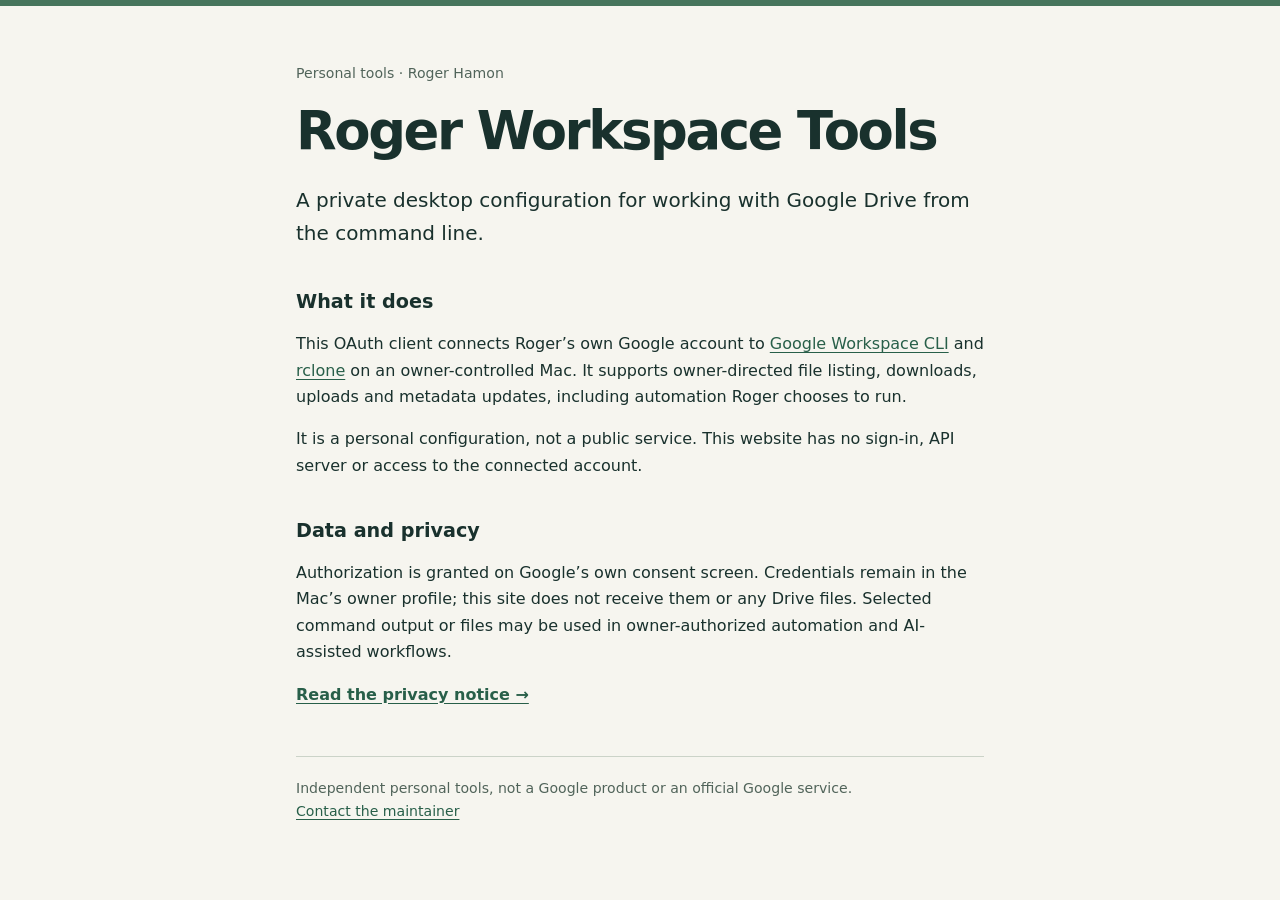
<file: index.html>
<!doctype html>
<html lang="en">
<meta charset="utf-8">
<meta name="viewport" content="width=device-width, initial-scale=1">
<meta name="description" content="About Roger Workspace Tools, a private Google Drive CLI configuration.">
<title>Roger Workspace Tools</title>
<link rel="stylesheet" href="style.css">
<main>
  <p class="eyebrow">Personal tools · Roger Hamon</p>
  <h1>Roger Workspace Tools</h1>
  <p class="intro">A private desktop configuration for working with Google Drive from the command line.</p>
  <section aria-labelledby="purpose">
    <h2 id="purpose">What it does</h2>
    <p>This OAuth client connects Roger’s own Google account to <a href="https://github.com/googleworkspace/cli">Google Workspace CLI</a> and <a href="https://rclone.org/drive/">rclone</a> on an owner-controlled Mac. It supports owner-directed file listing, downloads, uploads and metadata updates, including automation Roger chooses to run.</p>
    <p>It is a personal configuration, not a public service. This website has no sign-in, API server or access to the connected account.</p>
  </section>
  <section aria-labelledby="privacy">
    <h2 id="privacy">Data and privacy</h2>
    <p>Authorization is granted on Google’s own consent screen. Credentials remain in the Mac’s owner profile; this site does not receive them or any Drive files. Selected command output or files may be used in owner-authorized automation and AI-assisted workflows.</p>
    <p><a class="action" href="privacy.html">Read the privacy notice →</a></p>
  </section>
  <footer>Independent personal tools, not a Google product or an official Google service.<br><a href="https://github.com/rogerhamonassistant-ai/workspace-tools-oauth/issues">Contact the maintainer</a></footer>
</main>
</html>
</file>
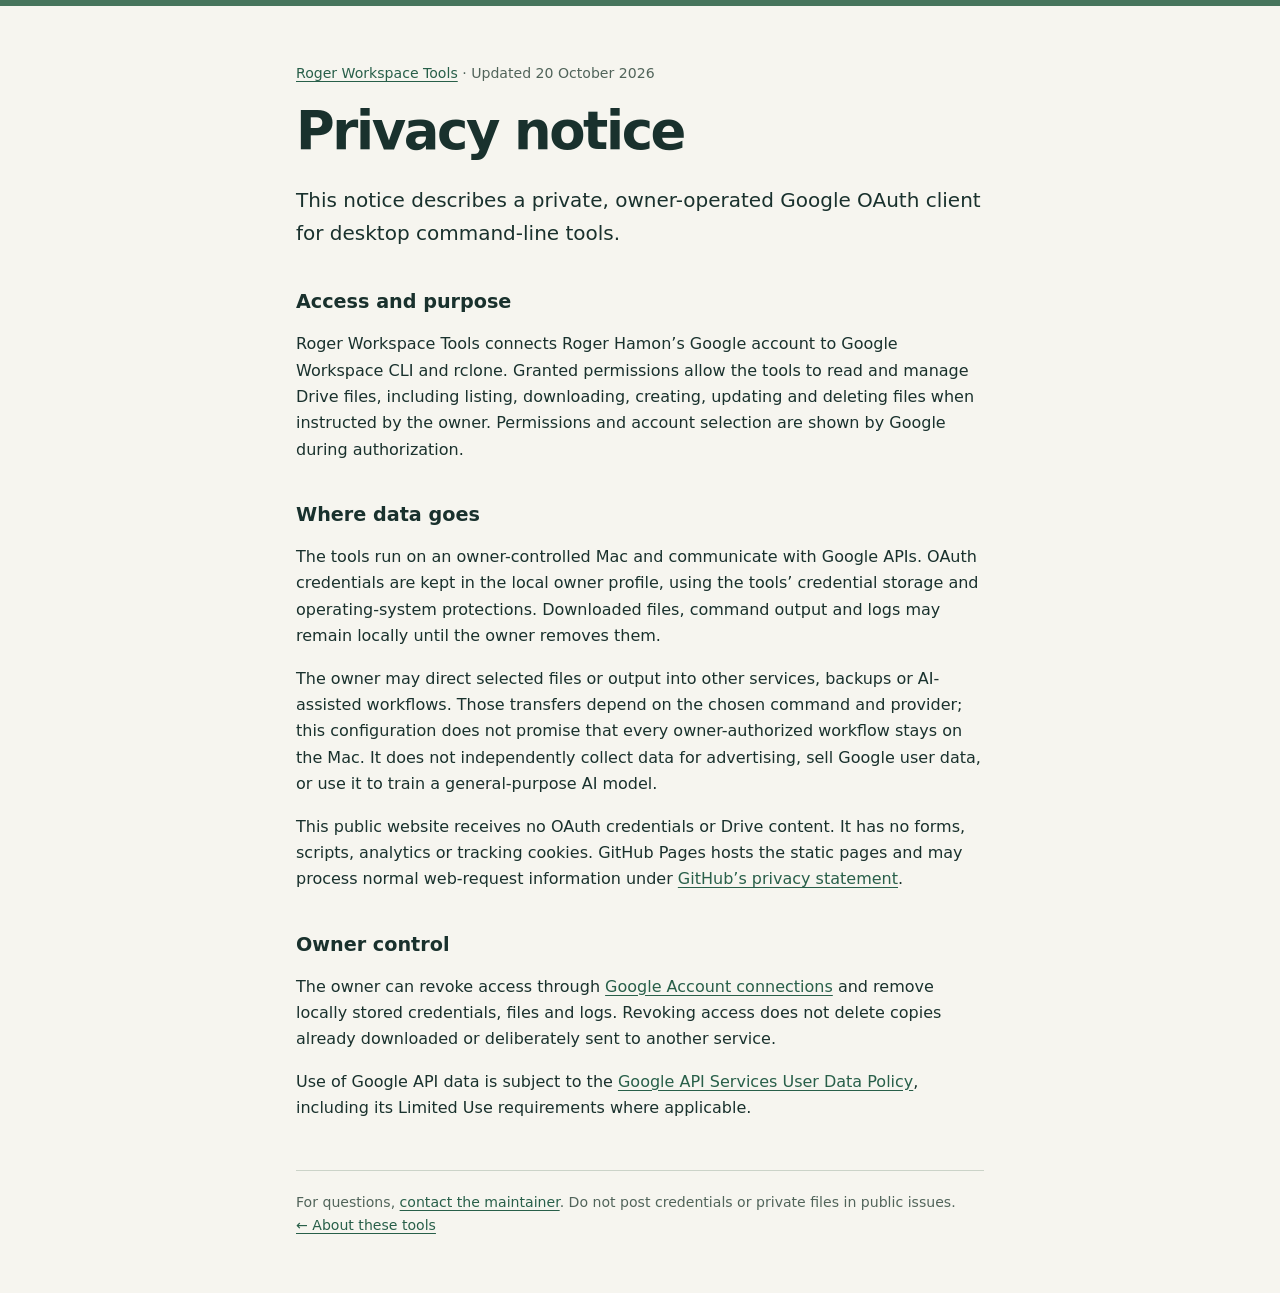
<file: privacy.html>
<!doctype html>
<html lang="en">
<meta charset="utf-8">
<meta name="viewport" content="width=device-width, initial-scale=1">
<meta name="description" content="Privacy notice for Roger Workspace Tools, a private Google Drive CLI configuration.">
<title>Privacy · Roger Workspace Tools</title>
<link rel="stylesheet" href="style.css">
<main>
  <p class="eyebrow"><a href="./">Roger Workspace Tools</a> · Updated 20 October 2026</p>
  <h1>Privacy notice</h1>
  <p class="intro">This notice describes a private, owner-operated Google OAuth client for desktop command-line tools.</p>
  <section aria-labelledby="access">
    <h2 id="access">Access and purpose</h2>
    <p>Roger Workspace Tools connects Roger Hamon’s Google account to Google Workspace CLI and rclone. Granted permissions allow the tools to read and manage Drive files, including listing, downloading, creating, updating and deleting files when instructed by the owner. Permissions and account selection are shown by Google during authorization.</p>
  </section>
  <section aria-labelledby="handling">
    <h2 id="handling">Where data goes</h2>
    <p>The tools run on an owner-controlled Mac and communicate with Google APIs. OAuth credentials are kept in the local owner profile, using the tools’ credential storage and operating-system protections. Downloaded files, command output and logs may remain locally until the owner removes them.</p>
    <p>The owner may direct selected files or output into other services, backups or AI-assisted workflows. Those transfers depend on the chosen command and provider; this configuration does not promise that every owner-authorized workflow stays on the Mac. It does not independently collect data for advertising, sell Google user data, or use it to train a general-purpose AI model.</p>
    <p>This public website receives no OAuth credentials or Drive content. It has no forms, scripts, analytics or tracking cookies. GitHub Pages hosts the static pages and may process normal web-request information under <a href="https://docs.github.com/en/site-policy/privacy-policies/github-general-privacy-statement">GitHub’s privacy statement</a>.</p>
  </section>
  <section aria-labelledby="control">
    <h2 id="control">Owner control</h2>
    <p>The owner can revoke access through <a href="https://myaccount.google.com/connections">Google Account connections</a> and remove locally stored credentials, files and logs. Revoking access does not delete copies already downloaded or deliberately sent to another service.</p>
    <p>Use of Google API data is subject to the <a href="https://developers.google.com/terms/api-services-user-data-policy">Google API Services User Data Policy</a>, including its Limited Use requirements where applicable.</p>
  </section>
  <footer>For questions, <a href="https://github.com/rogerhamonassistant-ai/workspace-tools-oauth/issues">contact the maintainer</a>. Do not post credentials or private files in public issues.<br><a href="./">← About these tools</a></footer>
</main>
</html>
</file>
<file: style.css>
:root { color-scheme: light dark; font-family: system-ui, -apple-system, sans-serif; line-height: 1.65; color: #19312d; background: #f6f5ef; }
body { margin: 0; border-top: 6px solid #47755c; }
main { max-width: 43rem; margin: 0 auto; padding: 3.5rem 1.5rem; }
h1 { font-size: clamp(2.2rem, 6vw, 3.3rem); line-height: 1.12; letter-spacing: -.045em; margin: .7rem 0 1.5rem; }
h2 { font-size: 1.2rem; line-height: 1.3; margin-top: 0; }
p { margin: 0 0 1rem; }
.eyebrow, footer { font-size: .88rem; color: #51645a; }
.intro { font-size: 1.25rem; }
section { margin-top: 2.5rem; }
a { color: #285f49; text-underline-offset: .2em; }
a:hover { text-decoration-thickness: 2px; }
a:focus-visible { outline: 2px solid currentColor; outline-offset: 4px; }
.action { font-weight: 600; }
footer { border-top: 1px solid #cbd3c8; margin-top: 3rem; padding-top: 1.25rem; }
@media (prefers-color-scheme: dark) {
  :root { color: #e4ebe1; background: #18221d; }
  a { color: #acd8ba; }
  .eyebrow, footer { color: #bbc6bc; }
  footer { border-color: #405044; }
}
</file>
